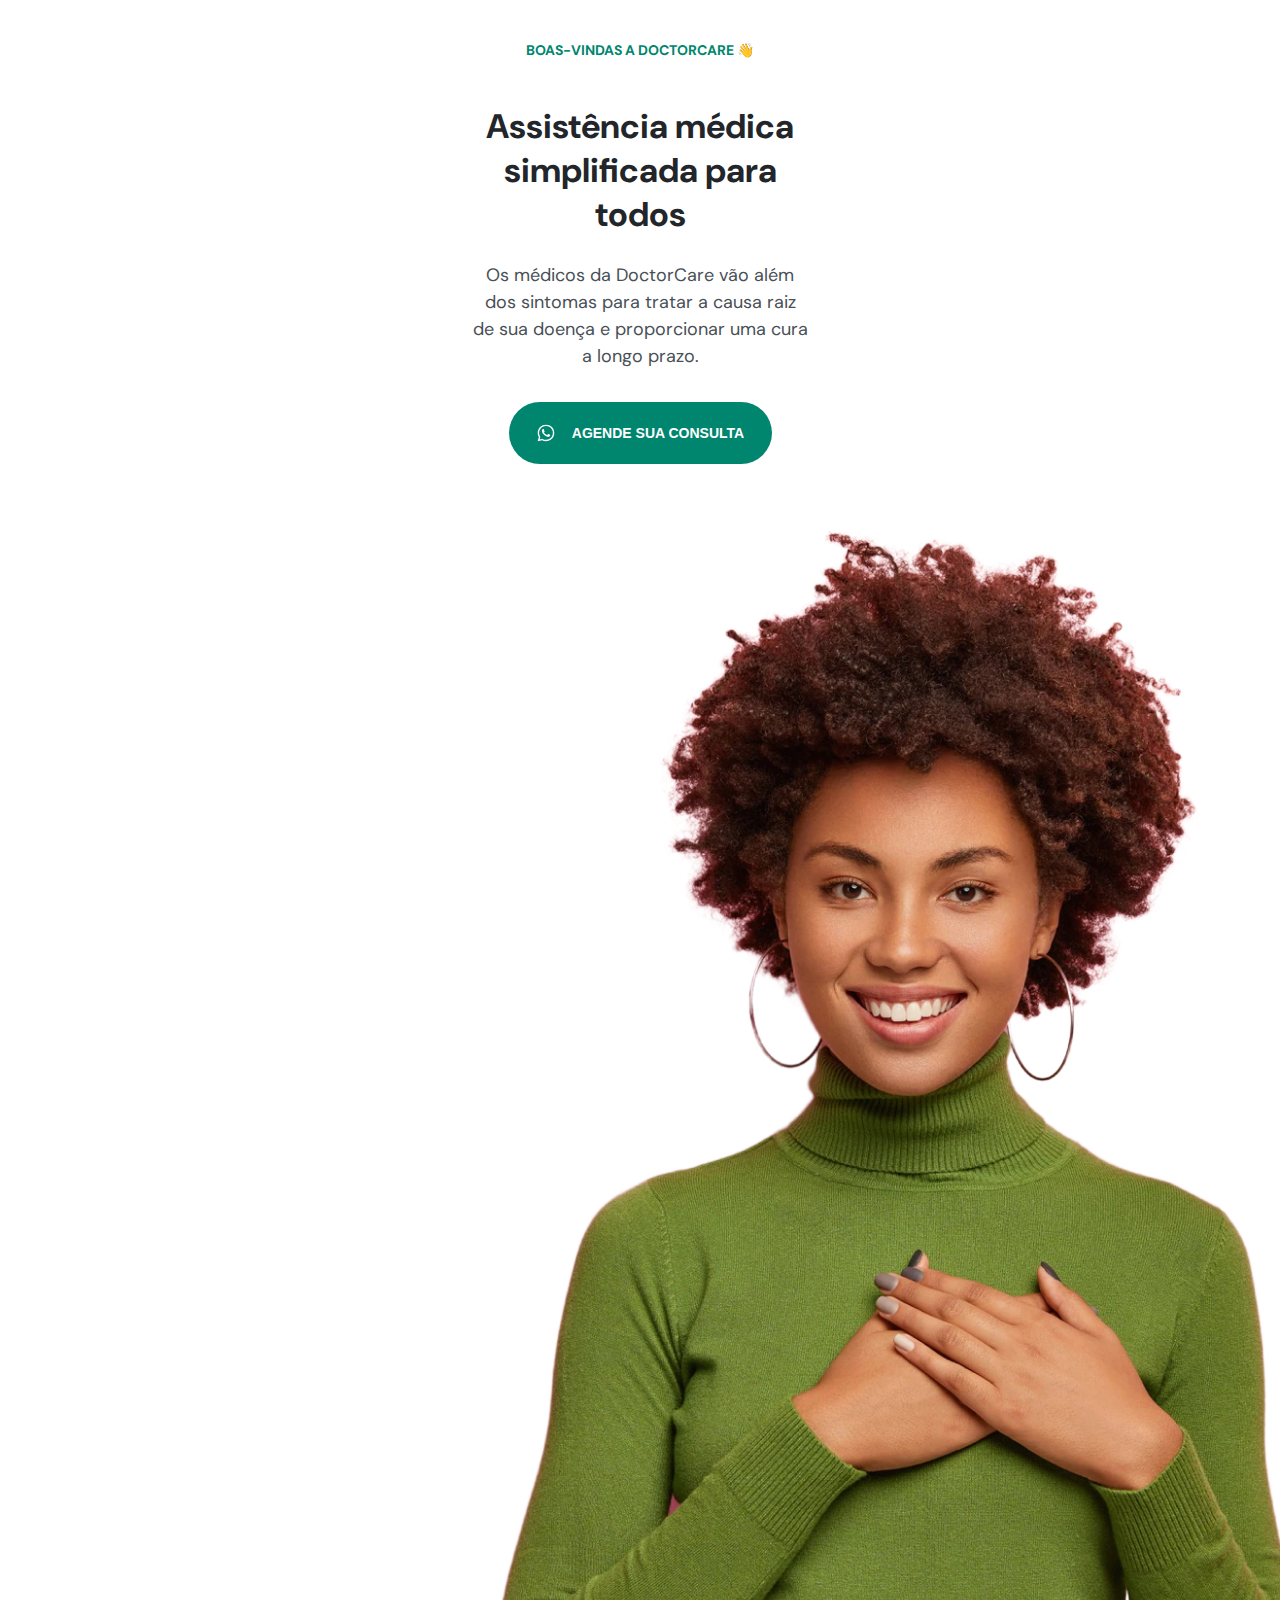
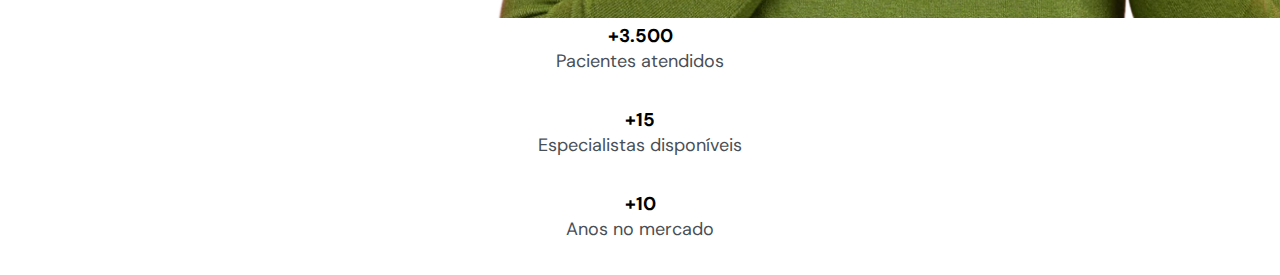
<file: src/day-1/index.html>
<!DOCTYPE html>
<html lang="pt-BR">
  <head>
    <meta charset="UTF-8" />
    <meta http-equiv="X-UA-Compatible" content="IE=edge" />
    <meta name="viewport" content="width=device-width, initial-scale=1.0" />
    <title>DoctorCare</title>
    <link rel="stylesheet" href="style.css" />
    <link rel="preconnect" href="https://fonts.googleapis.com" />
    <link rel="preconnect" href="https://fonts.gstatic.com" crossorigin />
    <link href="https://fonts.googleapis.com/css2?family=DM+Sans:wght@400;700&display=swap" rel="stylesheet" />
  </head>
  <body>
    <header>
      <h4>BOAS-VINDAS A DOCTORCARE 👋</h4>
      <h1>Assistência médica simplificada para todos</h1>
      <p>Os médicos da DoctorCare vão além dos sintomas para tratar a causa raiz de sua doença e proporcionar uma cura a longo prazo.</p>
      <button>
        <svg width="20" height="20" viewBox="0 0 20 20" fill="none" xmlns="http://www.w3.org/2000/svg">
          <path
            d="M13.8337 11.6667C13.667 11.5833 12.5837 11.0833 12.417 11C12.2503 10.9167 12.0837 10.9167 11.917 11.0833C11.7503 11.25 11.417 11.75 11.2503 11.9167C11.167 12.0833 11.0003 12.0833 10.8337 12C10.2503 11.75 9.66699 11.4167 9.16699 11C8.75033 10.5833 8.33366 10.0833 8.00033 9.58334C7.91699 9.41668 8.00033 9.25001 8.08366 9.16668C8.16699 9.08334 8.25033 8.91668 8.41699 8.83334C8.50033 8.75001 8.58366 8.58334 8.58366 8.50001C8.66699 8.41668 8.66699 8.25001 8.58366 8.16668C8.50033 8.08334 8.08366 7.08334 7.91699 6.66668C7.83366 6.08334 7.66699 6.08334 7.50033 6.08334C7.41699 6.08334 7.25033 6.08334 7.08366 6.08334C6.91699 6.08334 6.66699 6.25001 6.58366 6.33334C6.08366 6.83334 5.83366 7.41668 5.83366 8.08334C5.91699 8.83334 6.16699 9.58334 6.66699 10.25C7.58366 11.5833 8.75033 12.6667 10.167 13.3333C10.5837 13.5 10.917 13.6667 11.3337 13.75C11.7503 13.9167 12.167 13.9167 12.667 13.8333C13.2503 13.75 13.7503 13.3333 14.0837 12.8333C14.2503 12.5 14.2503 12.1667 14.167 11.8333C14.167 11.8333 14.0003 11.75 13.8337 11.6667ZM15.917 4.08334C12.667 0.833344 7.41699 0.833344 4.16699 4.08334C1.50033 6.75001 1.00033 10.8333 2.83366 14.0833L1.66699 18.3333L6.08366 17.1667C7.33366 17.8333 8.66699 18.1667 10.0003 18.1667C14.5837 18.1667 18.2503 14.5 18.2503 9.91668C18.3337 7.75001 17.417 5.66668 15.917 4.08334ZM13.667 15.75C12.5837 16.4167 11.3337 16.8333 10.0003 16.8333C8.75033 16.8333 7.58366 16.5 6.50033 15.9167L6.25033 15.75L3.66699 16.4167L4.33366 13.9167L4.16699 13.6667C2.16699 10.3333 3.16699 6.16668 6.41699 4.08334C9.66699 2.00001 13.8337 3.08334 15.8337 6.25001C17.8337 9.50001 16.917 13.75 13.667 15.75Z"
            fill="white"
          />
        </svg>
        Agende sua consulta
      </button>

      <img
        src="../assets/black-woman-with-sweatshirt-with-both-hands-on-chest-and-smiling.png"
        alt="Mulher negra vestindo moletom verde e sorrindo"
      />

      <div>
        <h3>+3.500</h3>
        <p>Pacientes atendidos</p>
        <h3>+15</h3>
        <p>Especialistas disponíveis</p>
        <h3>+10</h3>
        <p>Anos no mercado</p>
      </div>
    </header>
  </body>
</html>
</file>
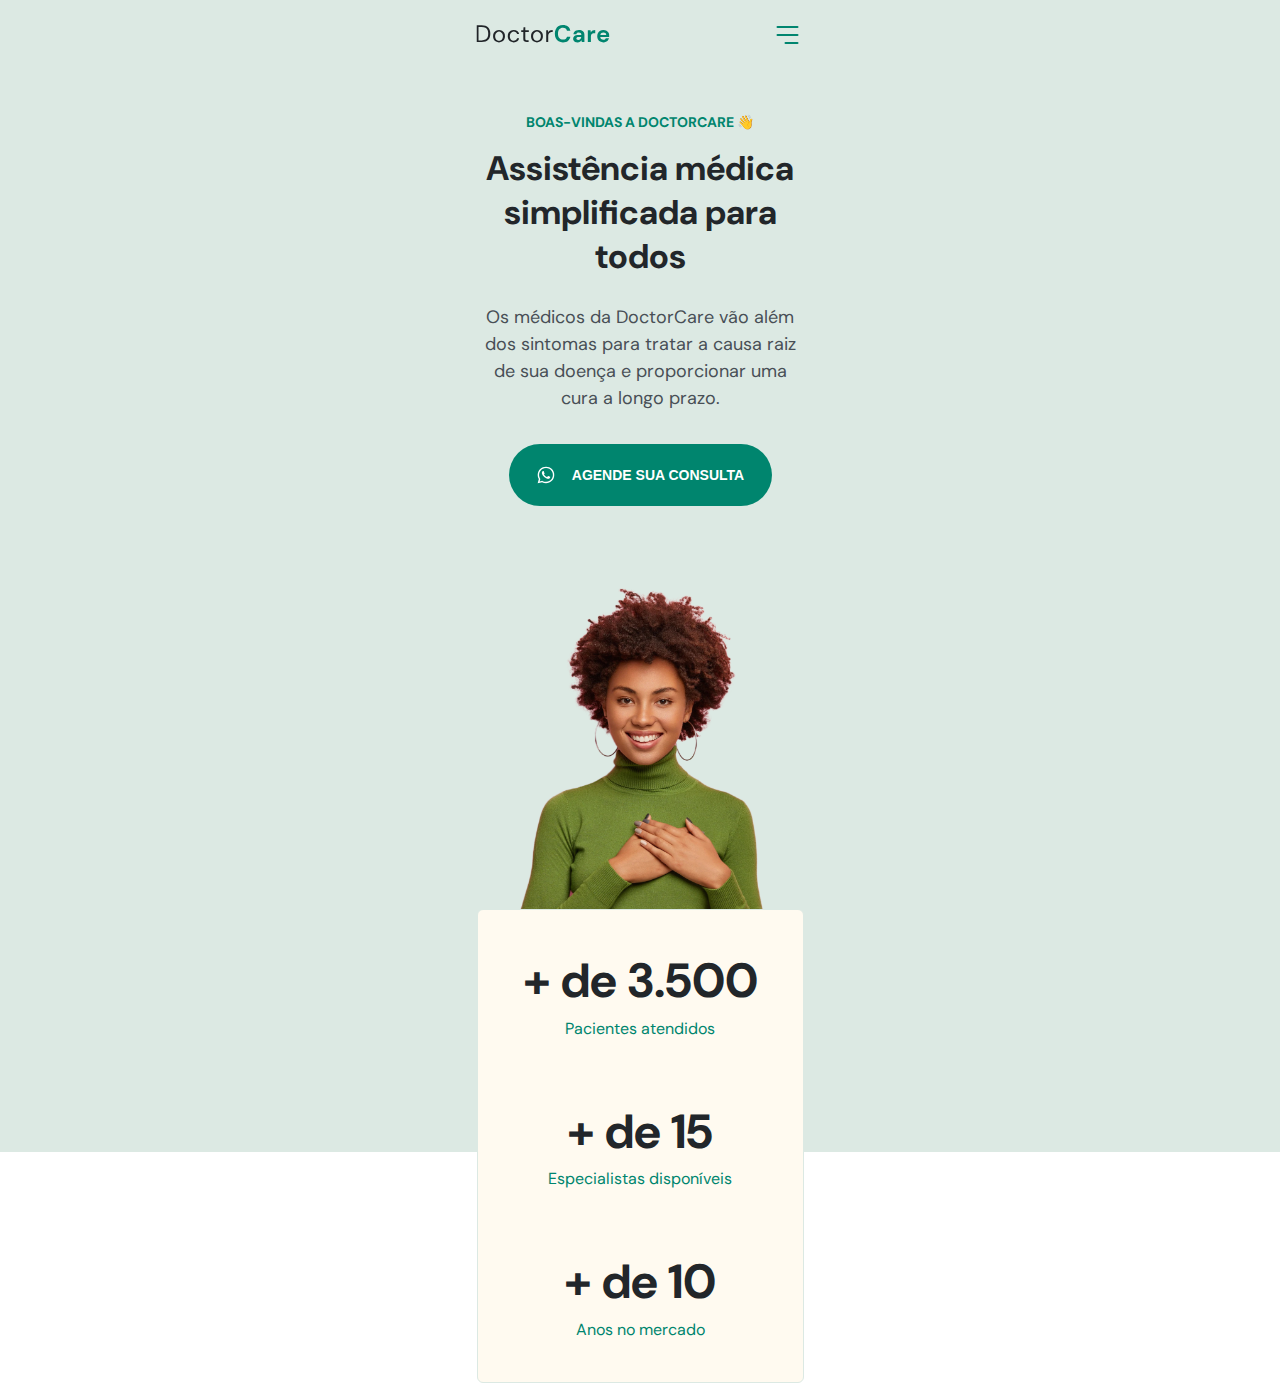
<file: src/day-2/index.html>
<!DOCTYPE html>
<html lang="pt-BR">
  <head>
    <meta charset="UTF-8" />
    <meta http-equiv="X-UA-Compatible" content="IE=edge" />
    <meta name="viewport" content="width=device-width, initial-scale=1.0" />
    <title>DoctorCare</title>
    <link rel="stylesheet" href="style.css" />
    <link rel="preconnect" href="https://fonts.googleapis.com" />
    <link rel="preconnect" href="https://fonts.gstatic.com" crossorigin />
    <link href="https://fonts.googleapis.com/css2?family=DM+Sans:wght@400;700&display=swap" rel="stylesheet" />
  </head>

  <body onscroll="onScroll()" class="">
    <nav id="navigation" class="">
      <div class="wrapper">
        <a class="logo" href="#">
          <svg width="133" height="18" viewBox="0 0 133 18" fill="none" xmlns="http://www.w3.org/2000/svg">
            <path
              d="M0 17.088V0.287999H5.16C8.12 0.287999 10.296 1.04 11.688 2.544C13.096 4.048 13.8 6.112 13.8 8.736C13.8 11.312 13.096 13.352 11.688 14.856C10.296 16.344 8.12 17.088 5.16 17.088H0ZM2.016 15.408H5.112C6.744 15.408 8.04 15.144 9 14.616C9.976 14.072 10.672 13.304 11.088 12.312C11.504 11.304 11.712 10.112 11.712 8.736C11.712 7.328 11.504 6.12 11.088 5.112C10.672 4.104 9.976 3.328 9 2.784C8.04 2.24 6.744 1.968 5.112 1.968H2.016V15.408Z"
              fill="#212529"
            />
            <path
              d="M22.4949 17.376C21.3749 17.376 20.3669 17.12 19.4709 16.608C18.5749 16.096 17.8629 15.376 17.3349 14.448C16.8229 13.504 16.5669 12.4 16.5669 11.136C16.5669 9.872 16.8309 8.776 17.3589 7.848C17.8869 6.904 18.5989 6.176 19.4949 5.664C20.4069 5.152 21.4229 4.896 22.5429 4.896C23.6629 4.896 24.6709 5.152 25.5669 5.664C26.4629 6.176 27.1669 6.904 27.6789 7.848C28.2069 8.776 28.4709 9.872 28.4709 11.136C28.4709 12.4 28.2069 13.504 27.6789 14.448C27.1509 15.376 26.4309 16.096 25.5189 16.608C24.6229 17.12 23.6149 17.376 22.4949 17.376ZM22.4949 15.648C23.1829 15.648 23.8229 15.48 24.4149 15.144C25.0069 14.808 25.4869 14.304 25.8549 13.632C26.2229 12.96 26.4069 12.128 26.4069 11.136C26.4069 10.144 26.2229 9.312 25.8549 8.64C25.5029 7.968 25.0309 7.464 24.4389 7.128C23.8469 6.792 23.2149 6.624 22.5429 6.624C21.8549 6.624 21.2149 6.792 20.6229 7.128C20.0309 7.464 19.5509 7.968 19.1829 8.64C18.8149 9.312 18.6309 10.144 18.6309 11.136C18.6309 12.128 18.8149 12.96 19.1829 13.632C19.5509 14.304 20.0229 14.808 20.5989 15.144C21.1909 15.48 21.8229 15.648 22.4949 15.648Z"
              fill="#212529"
            />
            <path
              d="M37.2261 17.376C36.0901 17.376 35.0661 17.12 34.1541 16.608C33.2581 16.08 32.5461 15.352 32.0181 14.424C31.5061 13.48 31.2501 12.384 31.2501 11.136C31.2501 9.888 31.5061 8.8 32.0181 7.872C32.5461 6.928 33.2581 6.2 34.1541 5.688C35.0661 5.16 36.0901 4.896 37.2261 4.896C38.6341 4.896 39.8181 5.264 40.7781 6C41.7541 6.736 42.3701 7.72 42.6261 8.952H40.5621C40.4021 8.216 40.0101 7.648 39.3861 7.248C38.7621 6.832 38.0341 6.624 37.2021 6.624C36.5301 6.624 35.8981 6.792 35.3061 7.128C34.7141 7.464 34.2341 7.968 33.8661 8.64C33.4981 9.312 33.3141 10.144 33.3141 11.136C33.3141 12.128 33.4981 12.96 33.8661 13.632C34.2341 14.304 34.7141 14.816 35.3061 15.168C35.8981 15.504 36.5301 15.672 37.2021 15.672C38.0341 15.672 38.7621 15.472 39.3861 15.072C40.0101 14.656 40.4021 14.072 40.5621 13.32H42.6261C42.3861 14.52 41.7781 15.496 40.8021 16.248C39.8261 17 38.6341 17.376 37.2261 17.376Z"
              fill="#212529"
            />
            <path
              d="M50.2974 17.088C49.2094 17.088 48.3534 16.824 47.7294 16.296C47.1054 15.768 46.7934 14.816 46.7934 13.44V6.888H44.7294V5.184H46.7934L47.0574 2.328H48.8094V5.184H52.3134V6.888H48.8094V13.44C48.8094 14.192 48.9614 14.704 49.2654 14.976C49.5694 15.232 50.1054 15.36 50.8734 15.36H52.1214V17.088H50.2974Z"
              fill="#212529"
            />
            <path
              d="M60.4506 17.376C59.3306 17.376 58.3226 17.12 57.4266 16.608C56.5306 16.096 55.8186 15.376 55.2906 14.448C54.7786 13.504 54.5226 12.4 54.5226 11.136C54.5226 9.872 54.7866 8.776 55.3146 7.848C55.8426 6.904 56.5546 6.176 57.4506 5.664C58.3626 5.152 59.3786 4.896 60.4986 4.896C61.6186 4.896 62.6266 5.152 63.5226 5.664C64.4186 6.176 65.1226 6.904 65.6346 7.848C66.1626 8.776 66.4266 9.872 66.4266 11.136C66.4266 12.4 66.1626 13.504 65.6346 14.448C65.1066 15.376 64.3866 16.096 63.4746 16.608C62.5786 17.12 61.5706 17.376 60.4506 17.376ZM60.4506 15.648C61.1386 15.648 61.7786 15.48 62.3706 15.144C62.9626 14.808 63.4426 14.304 63.8106 13.632C64.1786 12.96 64.3626 12.128 64.3626 11.136C64.3626 10.144 64.1786 9.312 63.8106 8.64C63.4586 7.968 62.9866 7.464 62.3946 7.128C61.8026 6.792 61.1706 6.624 60.4986 6.624C59.8106 6.624 59.1706 6.792 58.5786 7.128C57.9866 7.464 57.5066 7.968 57.1386 8.64C56.7706 9.312 56.5866 10.144 56.5866 11.136C56.5866 12.128 56.7706 12.96 57.1386 13.632C57.5066 14.304 57.9786 14.808 58.5546 15.144C59.1466 15.48 59.7786 15.648 60.4506 15.648Z"
              fill="#212529"
            />
            <path
              d="M69.7097 17.088V5.184H71.5337L71.7017 7.464C72.0697 6.68 72.6297 6.056 73.3817 5.592C74.1337 5.128 75.0617 4.896 76.1657 4.896V7.008H75.6137C74.9097 7.008 74.2617 7.136 73.6697 7.392C73.0777 7.632 72.6057 8.048 72.2537 8.64C71.9017 9.232 71.7257 10.048 71.7257 11.088V17.088H69.7097Z"
              fill="#212529"
            />
            <path
              d="M86.4924 17.376C84.7964 17.376 83.3404 17.016 82.1244 16.296C80.9084 15.56 79.9724 14.544 79.3164 13.248C78.6604 11.936 78.3324 10.424 78.3324 8.712C78.3324 7 78.6604 5.488 79.3164 4.176C79.9724 2.864 80.9084 1.84 82.1244 1.104C83.3404 0.368 84.7964 0 86.4924 0C88.5084 0 90.1564 0.504 91.4364 1.512C92.7324 2.504 93.5404 3.904 93.8604 5.712H90.4764C90.2684 4.8 89.8204 4.088 89.1324 3.576C88.4604 3.048 87.5644 2.784 86.4444 2.784C84.8924 2.784 83.6764 3.312 82.7964 4.368C81.9164 5.424 81.4764 6.872 81.4764 8.712C81.4764 10.552 81.9164 12 82.7964 13.056C83.6764 14.096 84.8924 14.616 86.4444 14.616C87.5644 14.616 88.4604 14.376 89.1324 13.896C89.8204 13.4 90.2684 12.72 90.4764 11.856H93.8604C93.5404 13.584 92.7324 14.936 91.4364 15.912C90.1564 16.888 88.5084 17.376 86.4924 17.376Z"
              fill="#00856F"
            />
            <path
              d="M101.092 17.376C100.068 17.376 99.2278 17.216 98.5718 16.896C97.9158 16.56 97.4277 16.12 97.1077 15.576C96.7878 15.032 96.6278 14.432 96.6278 13.776C96.6278 12.672 97.0598 11.776 97.9238 11.088C98.7878 10.4 100.084 10.056 101.812 10.056H104.836V9.768C104.836 8.952 104.604 8.352 104.14 7.968C103.676 7.584 103.1 7.392 102.412 7.392C101.788 7.392 101.244 7.544 100.78 7.848C100.316 8.136 100.028 8.568 99.9157 9.144H96.9157C96.9958 8.28 97.2837 7.528 97.7797 6.888C98.2917 6.248 98.9477 5.76 99.7477 5.424C100.548 5.072 101.444 4.896 102.436 4.896C104.132 4.896 105.468 5.32 106.444 6.168C107.42 7.016 107.908 8.216 107.908 9.768V17.088H105.292L105.004 15.168C104.652 15.808 104.156 16.336 103.516 16.752C102.892 17.168 102.084 17.376 101.092 17.376ZM101.788 14.976C102.668 14.976 103.348 14.688 103.828 14.112C104.324 13.536 104.636 12.824 104.764 11.976H102.148C101.332 11.976 100.748 12.128 100.396 12.432C100.044 12.72 99.8678 13.08 99.8678 13.512C99.8678 13.976 100.044 14.336 100.396 14.592C100.748 14.848 101.212 14.976 101.788 14.976Z"
              fill="#00856F"
            />
            <path
              d="M111.319 17.088V5.184H114.055L114.343 7.416C114.775 6.648 115.359 6.04 116.095 5.592C116.847 5.128 117.727 4.896 118.735 4.896V8.136H117.871C117.199 8.136 116.599 8.24 116.071 8.448C115.543 8.656 115.127 9.016 114.823 9.528C114.535 10.04 114.391 10.752 114.391 11.664V17.088H111.319Z"
              fill="#00856F"
            />
            <path
              d="M126.888 17.376C125.688 17.376 124.624 17.12 123.696 16.608C122.768 16.096 122.04 15.376 121.512 14.448C120.984 13.52 120.72 12.448 120.72 11.232C120.72 10 120.976 8.904 121.488 7.944C122.016 6.984 122.736 6.24 123.648 5.712C124.576 5.168 125.664 4.896 126.912 4.896C128.08 4.896 129.112 5.152 130.008 5.664C130.904 6.176 131.6 6.88 132.096 7.776C132.608 8.656 132.864 9.64 132.864 10.728C132.864 10.904 132.856 11.088 132.84 11.28C132.84 11.472 132.832 11.672 132.816 11.88H123.768C123.832 12.808 124.152 13.536 124.728 14.064C125.32 14.592 126.032 14.856 126.864 14.856C127.488 14.856 128.008 14.72 128.424 14.448C128.856 14.16 129.176 13.792 129.384 13.344H132.504C132.28 14.096 131.904 14.784 131.376 15.408C130.864 16.016 130.224 16.496 129.456 16.848C128.704 17.2 127.848 17.376 126.888 17.376ZM126.912 7.392C126.16 7.392 125.496 7.608 124.92 8.04C124.344 8.456 123.976 9.096 123.816 9.96H129.744C129.696 9.176 129.408 8.552 128.88 8.088C128.352 7.624 127.696 7.392 126.912 7.392Z"
              fill="#00856F"
            />
          </svg>
        </a>

        <div class="menu">
          <ul>
            <li><a href="#">Início</a></li>
            <li><a href="#">Serviços</a></li>
            <li><a href="#">Sobre</a></li>
          </ul>

          <a class="button" href="#">Agende sua consulta</a>

          <ul class="social-links">
            <li>
              <a target="_blank" href="https://instagram.com/"
                ><svg width="24" height="24" viewBox="0 0 24 24" fill="none" xmlns="http://www.w3.org/2000/svg">
                  <path
                    d="M17 1.99997H7C4.23858 1.99997 2 4.23855 2 6.99997V17C2 19.7614 4.23858 22 7 22H17C19.7614 22 22 19.7614 22 17V6.99997C22 4.23855 19.7614 1.99997 17 1.99997Z"
                    stroke="#FFFAF1"
                    stroke-width="2"
                    stroke-linecap="round"
                    stroke-linejoin="round"
                  />
                  <path
                    d="M15.9997 11.3701C16.1231 12.2023 15.981 13.0523 15.5935 13.7991C15.206 14.5459 14.5929 15.1515 13.8413 15.5297C13.0898 15.908 12.2382 16.0397 11.4075 15.906C10.5768 15.7723 9.80947 15.3801 9.21455 14.7852C8.61962 14.1903 8.22744 13.4229 8.09377 12.5923C7.96011 11.7616 8.09177 10.91 8.47003 10.1584C8.84829 9.40691 9.45389 8.7938 10.2007 8.4063C10.9475 8.0188 11.7975 7.87665 12.6297 8.00006C13.4786 8.12594 14.2646 8.52152 14.8714 9.12836C15.4782 9.73521 15.8738 10.5211 15.9997 11.3701Z"
                    stroke="#FFFAF1"
                    stroke-width="2"
                    stroke-linecap="round"
                    stroke-linejoin="round"
                  />
                  <path d="M17.5 6.49997H17.51" stroke="#FFFAF1" stroke-width="2" stroke-linecap="round" stroke-linejoin="round" />
                </svg>
              </a>
            </li>
            <li>
              <a target="_blank" href="https://facebook.com/"
                ><svg width="24" height="24" viewBox="0 0 24 24" fill="none" xmlns="http://www.w3.org/2000/svg">
                  <path
                    d="M18 1.99997H15C13.6739 1.99997 12.4021 2.52675 11.4645 3.46444C10.5268 4.40212 10 5.67389 10 6.99997V9.99997H7V14H10V22H14V14H17L18 9.99997H14V6.99997C14 6.73475 14.1054 6.4804 14.2929 6.29286C14.4804 6.10533 14.7348 5.99997 15 5.99997H18V1.99997Z"
                    stroke="#FFFAF1"
                    stroke-width="2"
                    stroke-linecap="round"
                    stroke-linejoin="round"
                  />
                </svg>
              </a>
            </li>
            <li>
              <a target="_blank" href="https://youtube.com/"
                ><svg width="24" height="24" viewBox="0 0 24 24" fill="none" xmlns="http://www.w3.org/2000/svg">
                  <path
                    d="M22.5396 6.42C22.4208 5.94541 22.1789 5.51057 21.8382 5.15941C21.4976 4.80824 21.0703 4.55318 20.5996 4.42C18.8796 4 11.9996 4 11.9996 4C11.9996 4 5.1196 4 3.3996 4.46C2.92884 4.59318 2.50157 4.84824 2.16094 5.19941C1.82031 5.55057 1.57838 5.98541 1.4596 6.46C1.14481 8.20556 0.990831 9.97631 0.999595 11.75C0.988374 13.537 1.14236 15.3213 1.4596 17.08C1.59055 17.5398 1.8379 17.9581 2.17774 18.2945C2.51758 18.6308 2.93842 18.8738 3.3996 19C5.1196 19.46 11.9996 19.46 11.9996 19.46C11.9996 19.46 18.8796 19.46 20.5996 19C21.0703 18.8668 21.4976 18.6118 21.8382 18.2606C22.1789 17.9094 22.4208 17.4746 22.5396 17C22.852 15.2676 23.0059 13.5103 22.9996 11.75C23.0108 9.96295 22.8568 8.1787 22.5396 6.42Z"
                    stroke="#FFFAF1"
                    stroke-width="2"
                    stroke-linecap="round"
                    stroke-linejoin="round"
                  />
                  <path
                    d="M9.75 15.02L15.5 11.75L9.75 8.48001V15.02Z"
                    stroke="#FFFAF1"
                    stroke-width="2"
                    stroke-linecap="round"
                    stroke-linejoin="round"
                  />
                </svg>
              </a>
            </li>
          </ul>
        </div>

        <button aria-expanded="false" aria-label="Abrir menu" onclick="openMenu()" class="open-menu">
          <svg width="40" height="40" viewBox="0 0 40 40" fill="none" xmlns="http://www.w3.org/2000/svg">
            <path d="M10 20H30" stroke="#00856F" stroke-width="2" stroke-linecap="round" stroke-linejoin="round" />
            <path d="M10 12H30" stroke="#00856F" stroke-width="2" stroke-linecap="round" stroke-linejoin="round" />
            <path d="M18 28L30 28" stroke="#00856F" stroke-width="2" stroke-linecap="round" stroke-linejoin="round" />
          </svg>
        </button>

        <button aria-expanded="true" aria-label="Fechar menu" onclick="closeMenu()" class="close-menu">
          <svg width="40" height="40" viewBox="0 0 40 40" fill="none" xmlns="http://www.w3.org/2000/svg">
            <path d="M30 10L10 30M10 10L30 30" stroke="#FFFAF1" stroke-width="2" stroke-linecap="round" stroke-linejoin="round" />
          </svg>
        </button>
      </div>
    </nav>

    <header class="wrapper">
      <h4>BOAS-VINDAS A DOCTORCARE 👋</h4>
      <h1>Assistência médica simplificada para todos</h1>
      <p>Os médicos da DoctorCare vão além dos sintomas para tratar a causa raiz de sua doença e proporcionar uma cura a longo prazo.</p>
      <button>
        <svg width="20" height="20" viewBox="0 0 20 20" fill="none" xmlns="http://www.w3.org/2000/svg">
          <path
            d="M13.8337 11.6667C13.667 11.5833 12.5837 11.0833 12.417 11C12.2503 10.9167 12.0837 10.9167 11.917 11.0833C11.7503 11.25 11.417 11.75 11.2503 11.9167C11.167 12.0833 11.0003 12.0833 10.8337 12C10.2503 11.75 9.66699 11.4167 9.16699 11C8.75033 10.5833 8.33366 10.0833 8.00033 9.58334C7.91699 9.41668 8.00033 9.25001 8.08366 9.16668C8.16699 9.08334 8.25033 8.91668 8.41699 8.83334C8.50033 8.75001 8.58366 8.58334 8.58366 8.50001C8.66699 8.41668 8.66699 8.25001 8.58366 8.16668C8.50033 8.08334 8.08366 7.08334 7.91699 6.66668C7.83366 6.08334 7.66699 6.08334 7.50033 6.08334C7.41699 6.08334 7.25033 6.08334 7.08366 6.08334C6.91699 6.08334 6.66699 6.25001 6.58366 6.33334C6.08366 6.83334 5.83366 7.41668 5.83366 8.08334C5.91699 8.83334 6.16699 9.58334 6.66699 10.25C7.58366 11.5833 8.75033 12.6667 10.167 13.3333C10.5837 13.5 10.917 13.6667 11.3337 13.75C11.7503 13.9167 12.167 13.9167 12.667 13.8333C13.2503 13.75 13.7503 13.3333 14.0837 12.8333C14.2503 12.5 14.2503 12.1667 14.167 11.8333C14.167 11.8333 14.0003 11.75 13.8337 11.6667ZM15.917 4.08334C12.667 0.833344 7.41699 0.833344 4.16699 4.08334C1.50033 6.75001 1.00033 10.8333 2.83366 14.0833L1.66699 18.3333L6.08366 17.1667C7.33366 17.8333 8.66699 18.1667 10.0003 18.1667C14.5837 18.1667 18.2503 14.5 18.2503 9.91668C18.3337 7.75001 17.417 5.66668 15.917 4.08334ZM13.667 15.75C12.5837 16.4167 11.3337 16.8333 10.0003 16.8333C8.75033 16.8333 7.58366 16.5 6.50033 15.9167L6.25033 15.75L3.66699 16.4167L4.33366 13.9167L4.16699 13.6667C2.16699 10.3333 3.16699 6.16668 6.41699 4.08334C9.66699 2.00001 13.8337 3.08334 15.8337 6.25001C17.8337 9.50001 16.917 13.75 13.667 15.75Z"
            fill="white"
          />
        </svg>
        Agende sua consulta
      </button>

      <img
        src="../assets/black-woman-with-sweatshirt-with-both-hands-on-chest-and-smiling.png"
        alt="Mulher negra vestindo moletom verde e sorrindo"
      />

      <div class="stats">
        <div class="stat">
          <h3>+ de 3.500</h3>
          <p>Pacientes atendidos</p>
        </div>

        <div class="stat">
          <h3>+ de 15</h3>
          <p>Especialistas disponíveis</p>
        </div>

        <div class="stat">
          <h3>+ de 10</h3>
          <p>Anos no mercado</p>
        </div>
      </div>
    </header>

    <script src="main.js"></script>
  </body>
</html>
</file>
<file: src/day-1/style.css>
* {
  margin: 0;
  box-sizing: border-box;
}

:root {
  /* Primary colors */
  --primary-brand-green: hsl(170, 100%, 26%);
  --primary-brand-green-light: hsl(148, 23%, 89%);
  --primary-brand-green-light-02: hsl(180, 14%, 97%);
  --primary-brand-beige: hsl(39, 100%, 97%);
  --primary-brand-green-hover: hsl(170, 100%, 14%);
  /* Secondary colors */
  --secondary-gray-headline: hsl(210, 11%, 15%);
  --secondary-gray-paragraph: hsl(210, 9%, 31%);
  --secondary-white: hsl(0, 0%, 100%);

  font-size: 62.5%; /* 1rem = 10px */
}

body {
  font-family: "DM Sans";
  font-size: 1.6rem;
  text-align: center;
  justify-content: center;
}

header {
  width: 37.5rem;
  margin-right: auto;
  margin-left: auto;
  margin-top: 4.1rem;

  padding-left: 2rem;
  padding-right: 2rem;
}

h4 {
  font-size: 1.4rem;
  color: var(--primary-brand-green);
  margin-bottom: 4.6rem;
}

h1 {
  font-size: 3.4rem;
  color: var(--secondary-gray-headline);
  line-height: 130%;
  margin-bottom: 2.4rem;
}

p {
  font-size: 1.8rem;
  line-height: 150%;
  color: var(--secondary-gray-paragraph);

  margin-bottom: 3.2rem;
}

button {
  background: var(--primary-brand-green);

  border: none;
  border-radius: 4rem;

  margin-bottom: 6rem;

  height: 6.2rem;
  width: 26.3rem;

  color: var(--secondary-white);
  font-size: 1.4rem;
  font-weight: 700;
  text-transform: uppercase;

  display: flex;
  align-items: center;
  justify-content: center;
  gap: 1.6rem;

  margin-left: auto;
  margin-right: auto;
}
</file>
<file: src/day-2/style.css>
/*=== GERAL ==========================================*/

* {
  margin: 0;
  padding: 0;
  box-sizing: border-box;
}

:root {
  /* Primary colors */
  --primary-brand-green: hsl(170, 100%, 26%);
  --primary-brand-green-light: hsl(148, 23%, 89%);
  --primary-brand-green-light-02: hsl(180, 14%, 97%);
  --primary-brand-beige: hsl(39, 100%, 97%);
  --primary-brand-green-hover: hsl(170, 100%, 14%);
  /* Secondary colors */
  --secondary-gray-headline: hsl(210, 11%, 15%);
  --secondary-gray-paragraph: hsl(210, 9%, 31%);
  --secondary-white: hsl(0, 0%, 100%);

  font-size: 62.5%; /* 1rem = 10px */

  --nav-height: 7.2rem;
}

html,
body {
  width: 100%;
  height: 100%;
}

body {
  font-family: 'DM Sans';
  font-size: 1.6rem;
  text-align: center;

  overflow: overlay;
}

.wrapper {
  width: 37.5rem;
  margin-inline: auto;
  padding-inline: 2.4rem;
}

ul {
  list-style: none;
}

/*=== HEADER ==========================================*/

header {
  margin-top: calc(4.1rem + var(--nav-height));
}

header::before {
  content: '';
  width: 100%;
  height: calc(108rem + var(--nav-height));
  background-color: var(--primary-brand-green-light);
  display: block;

  position: absolute;
  top: 0;
  left: 0;
  z-index: -1;
}

header h4 {
  font-size: 1.4rem;
  color: var(--primary-brand-green);
  margin-bottom: 1.6rem;
}

header h1 {
  font-size: 3.4rem;
  color: var(--secondary-gray-headline);
  line-height: 130%;

  margin-bottom: 2.4rem;
}

header p {
  font-size: 1.8rem;
  line-height: 150%;
  font-weight: 400;
  color: var(--secondary-gray-paragraph);

  margin-bottom: 3.2rem;
}

header button {
  background: var(--primary-brand-green);

  border: none;
  border-radius: 4rem;

  margin-bottom: 6rem;

  height: 6.2rem;
  width: 26.3rem;

  color: var(--secondary-white);
  font-size: 1.4rem;
  font-weight: 700;
  text-transform: uppercase;

  display: flex;
  align-items: center;
  justify-content: center;
  gap: 1.6rem;

  margin-right: auto;
  margin-left: auto;
}

header img {
  width: 26.4rem;
  display: block;
  margin-inline: auto;
  object-position: 0 2rem;
}

.stats {
  width: 32.7rem;
  padding-block: 4rem;
  margin-inline: auto;

  background-color: var(--primary-brand-beige);
  border: 1px solid var(--primary-brand-green-light);
  border-radius: 0.6rem;

  display: flex;
  flex-direction: column;
  justify-content: center;
  gap: 6rem;
}

.stat h3 {
  font-size: 4.8rem;
  color: var(--secondary-gray-headline);
  line-height: 130%;

  margin-bottom: 0.4rem;
}

.stat p {
  margin: 0;
  color: var(--primary-brand-green);
  font-size: 1.6rem;
  line-height: 150%;
}

/*=== NAVIGATION ==========================================*/
nav {
  display: flex;

  height: var(--nav-height);

  position: fixed;
  top: 0;
  left: 50%;
  transform: translateX(-50%);
}

nav .wrapper {
  display: flex;
  align-items: center;
  justify-content: space-between;
}

nav.scroll {
  background-color: var(--primary-brand-green);
  width: 100vw;
  position: fixed;
  top: 0;
}

nav.scroll svg:nth-child(1) path {
  fill: var(--secondary-white);
}

nav.scroll button path {
  stroke: var(--secondary-white);
}

nav button {
  background: none;
  border: none;
  cursor: pointer;
}

/*=== MENU EXPANDED ==========================================*/
body.menu-expanded {
  overflow: hidden;
}

body.menu-expanded > :not(nav) {
  display: none;
}

.menu,
.close-menu,
body.menu-expanded .open-menu {
  opacity: 0;
  visibility: hidden;
}

body.menu-expanded .menu,
body.menu-expanded .close-menu {
  opacity: 1;
  visibility: visible;
}

body.menu-expanded .menu {
  position: fixed;
  top: 0;
  left: 0;
  background-color: var(--primary-brand-green);

  width: 100vw;
  height: 100vh;

  padding-top: var(--nav-height);
}

body.menu-expanded nav {
  position: relative;
}

.menu ul:nth-child(1) {
  display: flex;
  flex-direction: column;
  gap: 4.8rem;

  margin-top: 6rem;

  font-weight: 700;
  font-size: 2.4rem;
  line-height: 3.1rem;
}

.menu ul li a {
  color: var(--secondary-white);
  text-decoration: none;
}

.menu .button {
  background: var(--secondary-white);
  border-radius: 4rem;
  font-weight: 700;
  font-size: 1.8rem;
  line-height: 2.3rem;
  text-transform: uppercase;
  text-decoration: none;
  color: var(--primary-brand-green);

  display: inline-block;
  padding: 1.6rem 3.2rem;

  margin-top: 4.8rem;
  margin-bottom: 8rem;
}

.social-links {
  display: flex;
  align-items: center;
  justify-content: center;
  gap: 3.2rem;
}

body.menu-expanded .logo,
body.menu-expanded button {
  position: relative;
  z-index: 100;
}

body.menu-expanded .logo path {
  fill: var(--secondary-white);
}

body.menu-expanded button path {
  stroke: var(--secondary-white);
}
</file>
